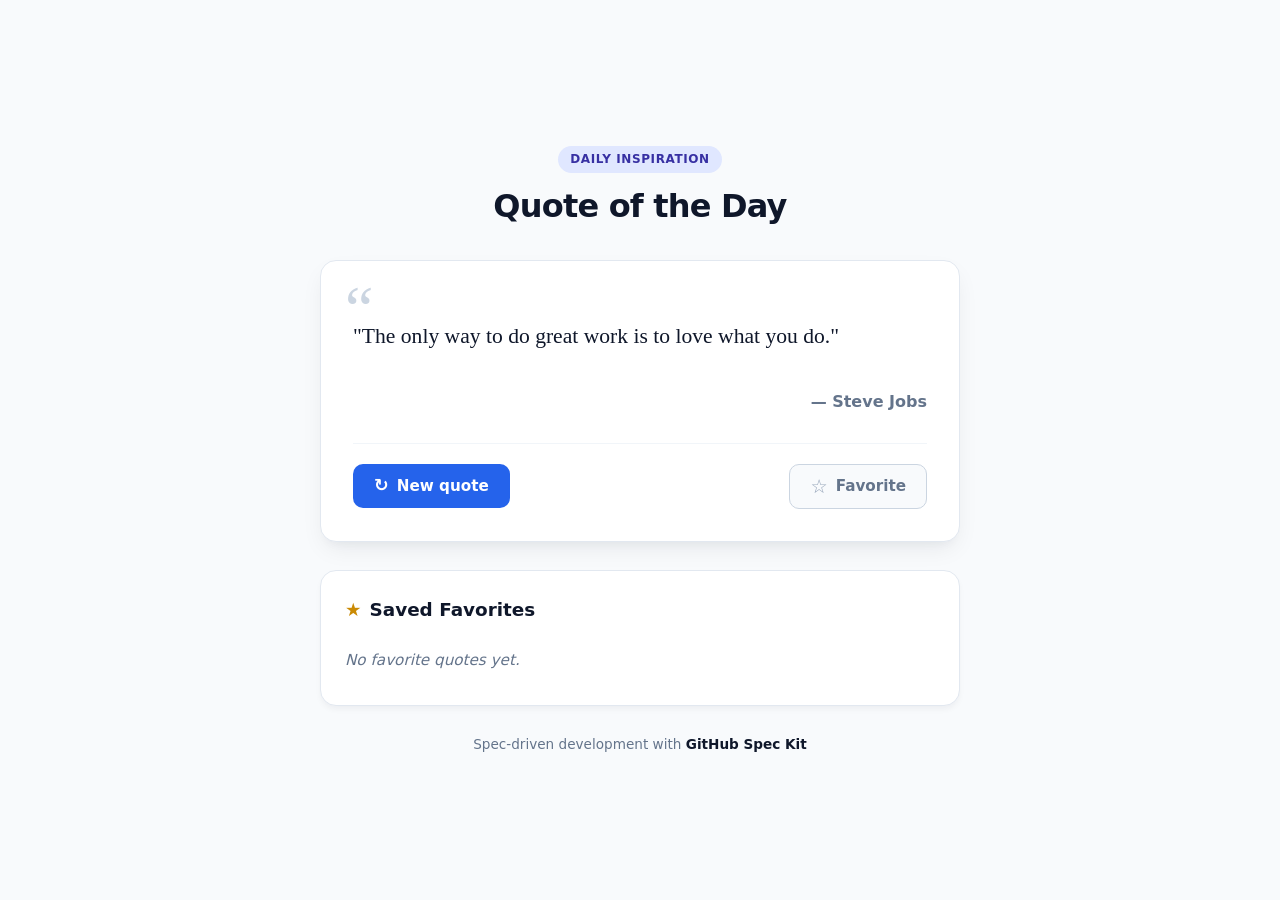
<file: index.html>
<!DOCTYPE html>
<html lang="en">
<head>
  <meta charset="UTF-8">
  <meta name="viewport" content="width=device-width, initial-scale=1.0">
  <meta name="description" content="Inspirational quote of the day with cycling, favoriting, and saved favorites list.">
  <title>Quote of the Day</title>
  <link rel="stylesheet" href="styles.css">
</head>
<body>
  <div class="app-container">
    <header class="app-header">
      <span class="app-badge">Daily Inspiration</span>
      <h1>Quote of the Day</h1>
    </header>

    <main id="quote-card" aria-live="polite">
      <div class="quote-symbol" aria-hidden="true">&ldquo;</div>
      <div class="quote-content">
        <blockquote id="quote-text">Loading inspirational quote...</blockquote>
        <cite id="quote-author">&mdash;</cite>
      </div>

      <div class="quote-actions">
        <button id="new-quote-btn" type="button" class="btn btn-primary">
          <span class="btn-icon" aria-hidden="true">&#x21bb;</span>
          <span>New quote</span>
        </button>

        <button id="favorite-btn" type="button" class="btn btn-favorite" aria-pressed="false" aria-label="Toggle favorite for current quote">
          <span id="favorite-status" class="star-icon" aria-hidden="true">&#x2606;</span>
          <span id="favorite-label">Favorite</span>
        </button>
      </div>
    </main>

    <section id="favorites-section" class="favorites-section" aria-labelledby="favorites-heading">
      <div class="favorites-header">
        <h2 id="favorites-heading">Saved Favorites</h2>
      </div>
      <p id="favorites-empty" class="favorites-empty">No favorite quotes yet.</p>
      <ul id="favorites-list" class="favorites-list" aria-label="List of favorited quotes"></ul>
    </section>

    <footer class="app-footer">
      <p>Spec-driven development with <strong>GitHub Spec Kit</strong></p>
    </footer>
  </div>

  <script src="app.js"></script>
</body>
</html>
</file>
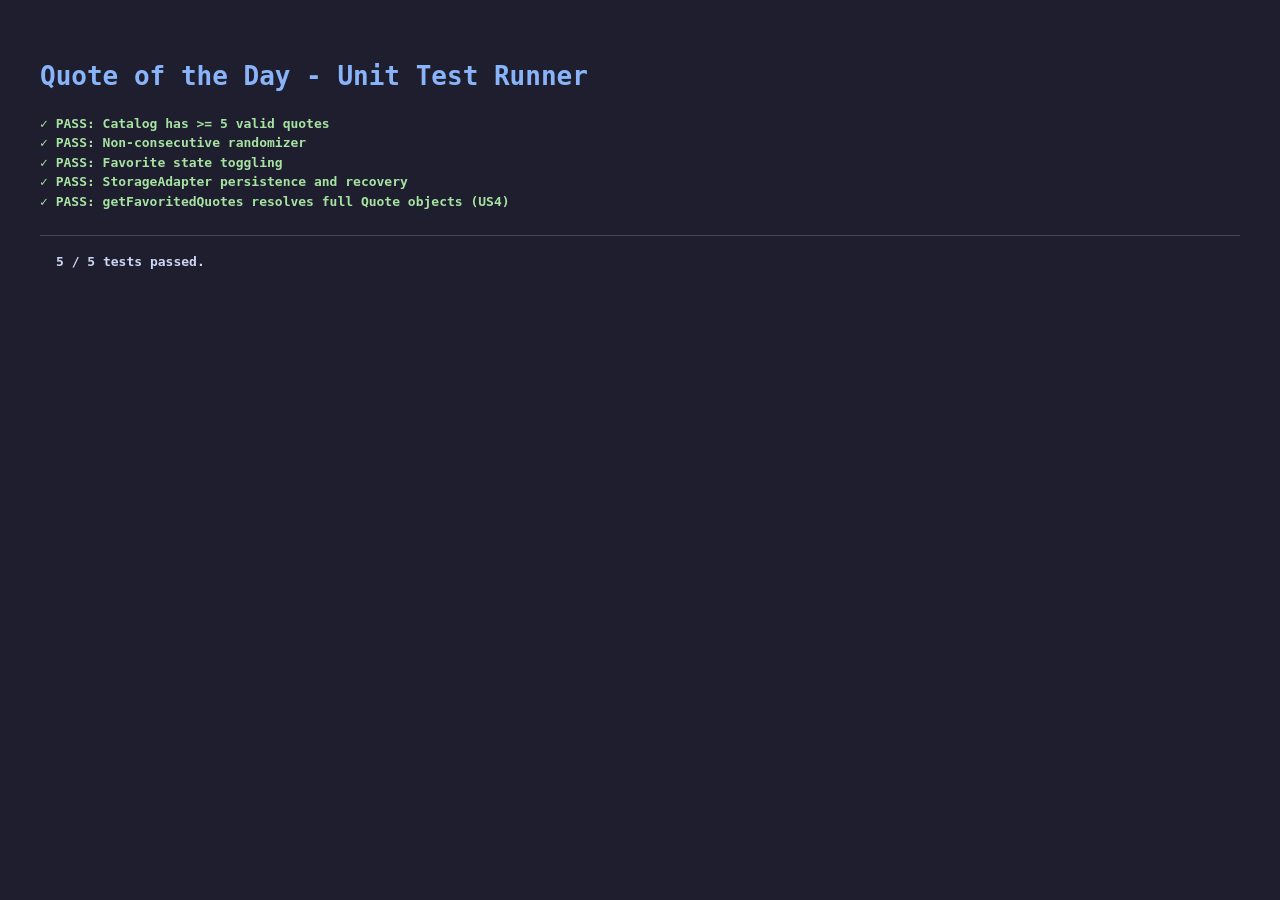
<file: tests/test.html>
<!DOCTYPE html>
<html lang="en">
<head>
  <meta charset="UTF-8">
  <title>Unit Test Runner: Quote of the Day</title>
  <style>
    body { font-family: monospace; padding: 2rem; background: #1e1e2e; color: #cdd6f4; line-height: 1.5; }
    h1 { color: #89b4fa; }
    .pass { color: #a6e3a1; font-weight: bold; }
    .fail { color: #f38ba8; font-weight: bold; }
    .summary { margin-top: 1.5rem; padding: 1rem; border-top: 1px solid #45475a; }
  </style>
</head>
<body>
  <h1>Quote of the Day - Unit Test Runner</h1>
  <div id="results">Running tests...</div>

  <script src="../app.js"></script>
  <script>
    const resultsDiv = document.getElementById('results');
    const logs = [];
    let passed = 0;
    let total = 0;

    function assert(cond, msg) {
      if (!cond) throw new Error(msg || "Assertion failed");
    }

    function test(name, fn) {
      total++;
      try {
        fn();
        passed++;
        logs.push(`<div class="pass">&#x2713; PASS: ${name}</div>`);
      } catch (err) {
        logs.push(`<div class="fail">&#x2717; FAIL: ${name} - ${err.message}</div>`);
      }
    }

    // Run tests
    test("Catalog has >= 5 valid quotes", () => {
      assert(Array.isArray(DEFAULT_QUOTES), "Catalog is array");
      assert(DEFAULT_QUOTES.length >= 5, "At least 5 quotes");
      DEFAULT_QUOTES.forEach(q => {
        assert(q.id && q.text && q.author, "All fields present");
      });
    });

    test("Non-consecutive randomizer", () => {
      let current = DEFAULT_QUOTES[0];
      for (let i = 0; i < 50; i++) {
        const next = getRandomQuote(DEFAULT_QUOTES, current.id);
        assert(next.id !== current.id, "Never same consecutively");
        current = next;
      }
    });

    test("Favorite state toggling", () => {
      const set = new Set();
      const r1 = toggleFavoriteState(set, "q1");
      assert(r1.isFavorited === true && set.has("q1"), "Added");
      const r2 = toggleFavoriteState(set, "q1");
      assert(r2.isFavorited === false && !set.has("q1"), "Removed");
    });

    test("StorageAdapter persistence and recovery", () => {
      const adapter = createStorageAdapter(window.localStorage, "test_qotd_favs");
      adapter.saveFavorites(["q1", "q2"]);
      const favs = adapter.getFavorites();
      assert(favs.includes("q1") && favs.includes("q2"), "Favorites preserved");
      localStorage.removeItem("test_qotd_favs");
    });

    test("getFavoritedQuotes resolves full Quote objects (US4)", () => {
      const favs = new Set(["q1", "q2"]);
      const resolved = getFavoritedQuotes(DEFAULT_QUOTES, favs);
      assert(resolved.length === 2, "Resolves 2 quotes");
      assert(resolved[0].text && resolved[0].author, "Quote text and author present");
    });

    resultsDiv.innerHTML = logs.join('') + `
      <div class="summary">
        <strong>${passed} / ${total} tests passed.</strong>
      </div>
    `;
  </script>
</body>
</html>
</file>
<file: styles.css>
/* styles.css - Clean, accessible, modern styles for Quote of the Day */

:root {
  --font-sans: system-ui, -apple-system, BlinkMacSystemFont, "Segoe UI", Roboto, Oxygen, Ubuntu, Cantarell, sans-serif;
  --font-serif: "Georgia", Cambria, "Times New Roman", Times, serif;
  
  --color-bg: #f8fafc;
  --color-card-bg: #ffffff;
  --color-text-main: #0f172a;
  --color-text-muted: #64748b;
  --color-border: #e2e8f0;
  
  --color-primary: #2563eb;
  --color-primary-hover: #1d4ed8;
  --color-primary-active: #1e40af;
  --color-primary-text: #ffffff;
  
  --color-fav-bg: #fefce8;
  --color-fav-border: #fef08a;
  --color-fav-active-bg: #fef08a;
  --color-fav-text: #854d0e;
  --color-fav-star: #ca8a04;
  
  --color-focus-ring: #3b82f6;
  --shadow-card: 0 10px 25px -5px rgba(15, 23, 42, 0.08), 0 8px 10px -6px rgba(15, 23, 42, 0.04);
  --shadow-subtle: 0 4px 6px -1px rgba(15, 23, 42, 0.05);
  --radius-card: 16px;
  --radius-btn: 10px;
}

/* Base Reset */
*, *::before, *::after {
  box-sizing: border-box;
  margin: 0;
  padding: 0;
}

body {
  font-family: var(--font-sans);
  background-color: var(--color-bg);
  color: var(--color-text-main);
  min-height: 100vh;
  display: flex;
  align-items: center;
  justify-content: center;
  padding: 2rem 1.5rem;
  line-height: 1.6;
}

.app-container {
  width: 100%;
  max-width: 640px;
  display: flex;
  flex-direction: column;
  gap: 1.75rem;
}

/* Header */
.app-header {
  text-align: center;
}

.app-badge {
  display: inline-block;
  font-size: 0.75rem;
  font-weight: 700;
  text-transform: uppercase;
  letter-spacing: 0.05em;
  padding: 0.25rem 0.75rem;
  background-color: #e0e7ff;
  color: #3730a3;
  border-radius: 9999px;
  margin-bottom: 0.5rem;
}

.app-header h1 {
  font-size: 2rem;
  font-weight: 800;
  color: var(--color-text-main);
  letter-spacing: -0.025em;
}

/* Quote Card */
#quote-card {
  position: relative;
  background-color: var(--color-card-bg);
  border: 1px solid var(--color-border);
  border-radius: var(--radius-card);
  box-shadow: var(--shadow-card);
  padding: 2.5rem 2rem 2rem;
  display: flex;
  flex-direction: column;
  gap: 1.75rem;
  transition: transform 0.2s ease, box-shadow 0.2s ease;
}

.quote-symbol {
  position: absolute;
  top: 1rem;
  left: 1.5rem;
  font-family: var(--font-serif);
  font-size: 4rem;
  line-height: 1;
  color: #cbd5e1;
  pointer-events: none;
  user-select: none;
}

.quote-content {
  position: relative;
  display: flex;
  flex-direction: column;
  gap: 1rem;
  z-index: 1;
}

#quote-text {
  font-family: var(--font-serif);
  font-size: 1.35rem;
  font-weight: 400;
  color: var(--color-text-main);
  line-height: 1.55;
  quotes: none;
  font-style: normal;
  min-height: 4.5rem;
  display: flex;
  align-items: center;
}

#quote-author {
  font-family: var(--font-sans);
  font-size: 1rem;
  font-weight: 600;
  color: var(--color-text-muted);
  font-style: normal;
  text-align: right;
}

/* Actions */
.quote-actions {
  display: flex;
  align-items: center;
  justify-content: space-between;
  gap: 1rem;
  padding-top: 1.25rem;
  border-top: 1px solid #f1f5f9;
}

/* Buttons */
.btn {
  display: inline-flex;
  align-items: center;
  justify-content: center;
  gap: 0.5rem;
  font-family: var(--font-sans);
  font-size: 0.95rem;
  font-weight: 600;
  padding: 0.75rem 1.25rem;
  border-radius: var(--radius-btn);
  cursor: pointer;
  transition: background-color 0.15s ease, border-color 0.15s ease, transform 0.1s ease;
  user-select: none;
  border: 1px solid transparent;
}

.btn:active {
  transform: scale(0.98);
}

/* Primary "New quote" Button */
.btn-primary {
  background-color: var(--color-primary);
  color: var(--color-primary-text);
}

.btn-primary:hover {
  background-color: var(--color-primary-hover);
}

.btn-icon {
  font-size: 1.1rem;
  line-height: 1;
}

/* Favorite Button */
.btn-favorite {
  background-color: #f8fafc;
  border-color: #cbd5e1;
  color: var(--color-text-muted);
}

.btn-favorite:hover {
  background-color: #f1f5f9;
  border-color: #94a3b8;
  color: var(--color-text-main);
}

.star-icon {
  font-size: 1.2rem;
  line-height: 1;
  color: #94a3b8;
  transition: color 0.15s ease;
}

/* Favorited Active State */
.btn-favorite.favorited {
  background-color: var(--color-fav-bg);
  border-color: var(--color-fav-border);
  color: var(--color-fav-text);
}

.btn-favorite.favorited:hover {
  background-color: var(--color-fav-active-bg);
}

.btn-favorite.favorited .star-icon {
  color: var(--color-fav-star);
}

/* Accessibility Focus States (WCAG 2.1 AA) */
.btn:focus {
  outline: none;
}

.btn:focus-visible {
  outline: 3px solid var(--color-focus-ring);
  outline-offset: 2px;
}

/* Favorites Section (Refinement - US4) */
.favorites-section {
  background-color: var(--color-card-bg);
  border: 1px solid var(--color-border);
  border-radius: var(--radius-card);
  box-shadow: var(--shadow-subtle);
  padding: 1.5rem;
  display: flex;
  flex-direction: column;
  gap: 1rem;
}

.favorites-header h2 {
  font-size: 1.15rem;
  font-weight: 700;
  color: var(--color-text-main);
  display: flex;
  align-items: center;
  gap: 0.5rem;
}

.favorites-header h2::before {
  content: "★";
  color: var(--color-fav-star);
}

.favorites-empty {
  font-size: 0.95rem;
  color: var(--color-text-muted);
  font-style: italic;
  padding: 0.5rem 0;
}

.favorites-list {
  list-style: none;
  display: flex;
  flex-direction: column;
  gap: 0.75rem;
}

.favorite-item {
  background-color: #f8fafc;
  border: 1px solid #e2e8f0;
  border-left: 4px solid var(--color-fav-star);
  border-radius: 8px;
  padding: 0.85rem 1rem;
  display: flex;
  flex-direction: column;
  gap: 0.35rem;
}

.favorite-text {
  font-family: var(--font-serif);
  font-size: 0.95rem;
  color: var(--color-text-main);
  line-height: 1.45;
  quotes: none;
}

.favorite-author {
  font-family: var(--font-sans);
  font-size: 0.85rem;
  font-weight: 600;
  color: var(--color-text-muted);
  font-style: normal;
  text-align: right;
}

/* Footer */
.app-footer {
  text-align: center;
  font-size: 0.85rem;
  color: var(--color-text-muted);
}

.app-footer strong {
  color: var(--color-text-main);
}

/* Responsive adjustments */
@media (max-width: 480px) {
  body {
    padding: 1rem;
  }

  #quote-card {
    padding: 2rem 1.25rem 1.5rem;
  }

  #quote-text {
    font-size: 1.15rem;
  }

  .quote-actions {
    flex-direction: column-reverse;
    gap: 0.75rem;
  }

  .btn {
    width: 100%;
  }

  .favorites-section {
    padding: 1.25rem 1rem;
  }
}
</file>
